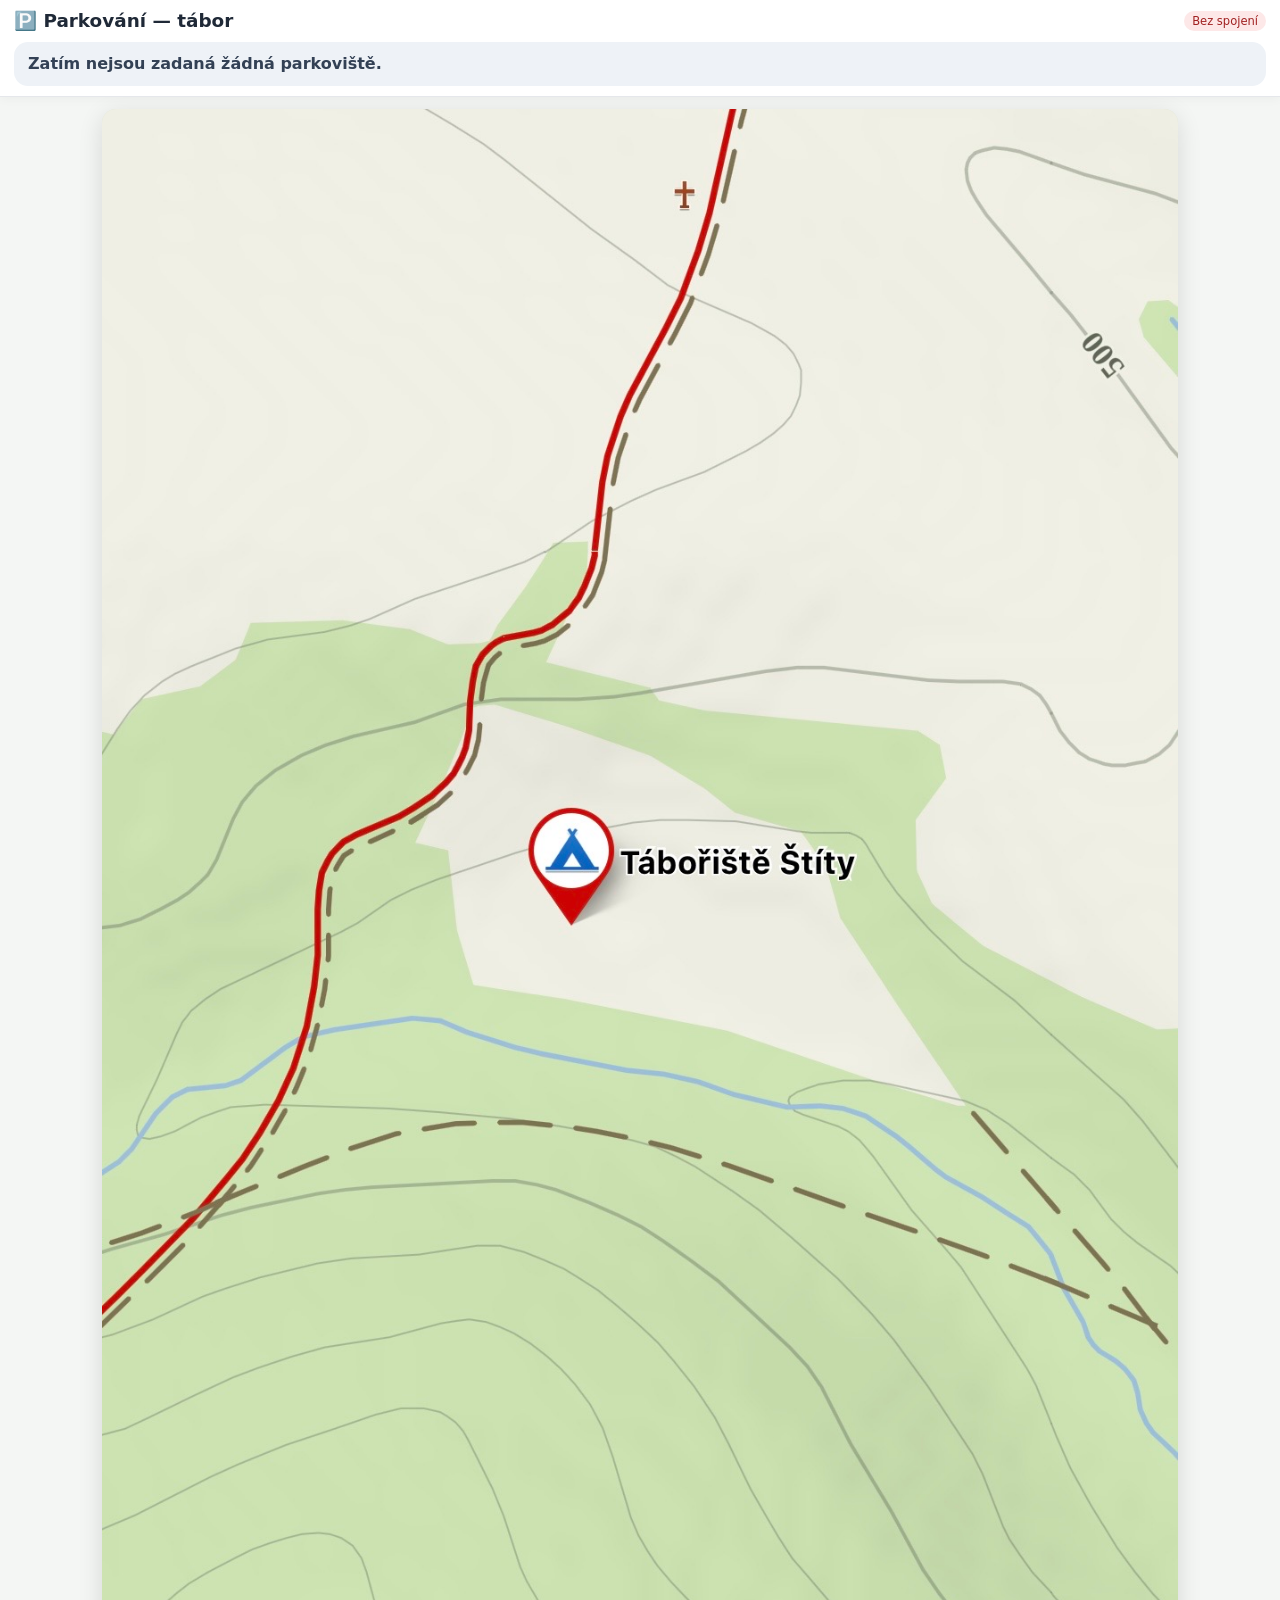
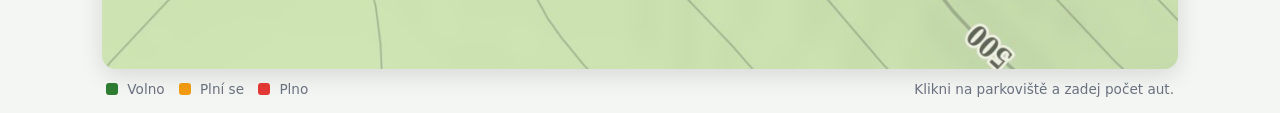
<file: index.html>
<!DOCTYPE html>
<html lang="cs">
<head>
  <meta charset="UTF-8" />
  <meta name="viewport" content="width=device-width, initial-scale=1.0, viewport-fit=cover" />
  <meta name="robots" content="noindex, nofollow" />
  <meta name="theme-color" content="#2e7d32" />
  <title>Parkování — tábor</title>
  <link rel="icon" href="data:image/svg+xml,<svg xmlns='http://www.w3.org/2000/svg' viewBox='0 0 100 100'><text y='.9em' font-size='90'>🅿️</text></svg>" />
  <link rel="stylesheet" href="styles.css" />
</head>
<body>
  <header class="app-header">
    <div class="title-row">
      <h1>🅿️ Parkování — tábor</h1>
      <div class="header-actions">
        <span id="connStatus" class="conn-badge" title="Stav připojení">…</span>
      </div>
    </div>
    <div id="banner" class="banner banner-neutral">Načítám…</div>
  </header>

  <main>
    <div id="mapWrap" class="map-wrap">
      <img id="mapImg" src="assets/map.jpg" alt="Mapa tábora" draggable="false" />
      <div id="overlay" class="overlay"></div>
    </div>

    <section id="legend" class="legend">
      <span><i class="dot dot-free"></i> Volno</span>
      <span><i class="dot dot-warn"></i> Plní se</span>
      <span><i class="dot dot-full"></i> Plno</span>
      <span class="legend-hint">Klikni na parkoviště a zadej počet aut.</span>
    </section>
  </main>

  <!-- Modal: zadání počtu aut (režim zobrazení) -->
  <div id="countModal" class="modal hidden" role="dialog" aria-modal="true">
    <div class="modal-card">
      <div class="modal-head">
        <h2 id="countTitle">Parkoviště</h2>
        <button class="btn btn-ghost close-x" data-close>✕</button>
      </div>

      <div class="stepper-block">
        <label>Kolik aut právě stojí</label>
        <div class="stepper">
          <button class="btn btn-step" data-step="current" data-delta="-1">−</button>
          <input id="curInput" class="num-input" type="number" min="0" inputmode="numeric" />
          <button class="btn btn-step" data-step="current" data-delta="1">+</button>
        </div>
      </div>

      <div class="stepper-block">
        <label>Kapacita (max aut)</label>
        <div class="stepper">
          <button class="btn btn-step" data-step="max" data-delta="-1">−</button>
          <input id="maxInput" class="num-input" type="number" min="0" inputmode="numeric" />
          <button class="btn btn-step" data-step="max" data-delta="1">+</button>
        </div>
        <p class="hint">U dlouhých aut zmenši kapacitu — vejde se jich míň.</p>
      </div>

      <div id="occPreview" class="occ-preview"></div>
      <p id="lastUpd" class="last-upd"></p>

      <div class="modal-foot">
        <button class="btn btn-secondary" data-close>Zrušit</button>
        <button id="saveCount" class="btn btn-primary">Uložit</button>
      </div>
    </div>
  </div>

  <div id="toast" class="toast hidden"></div>

  <script type="module" src="app.js"></script>
</body>
</html>
</file>
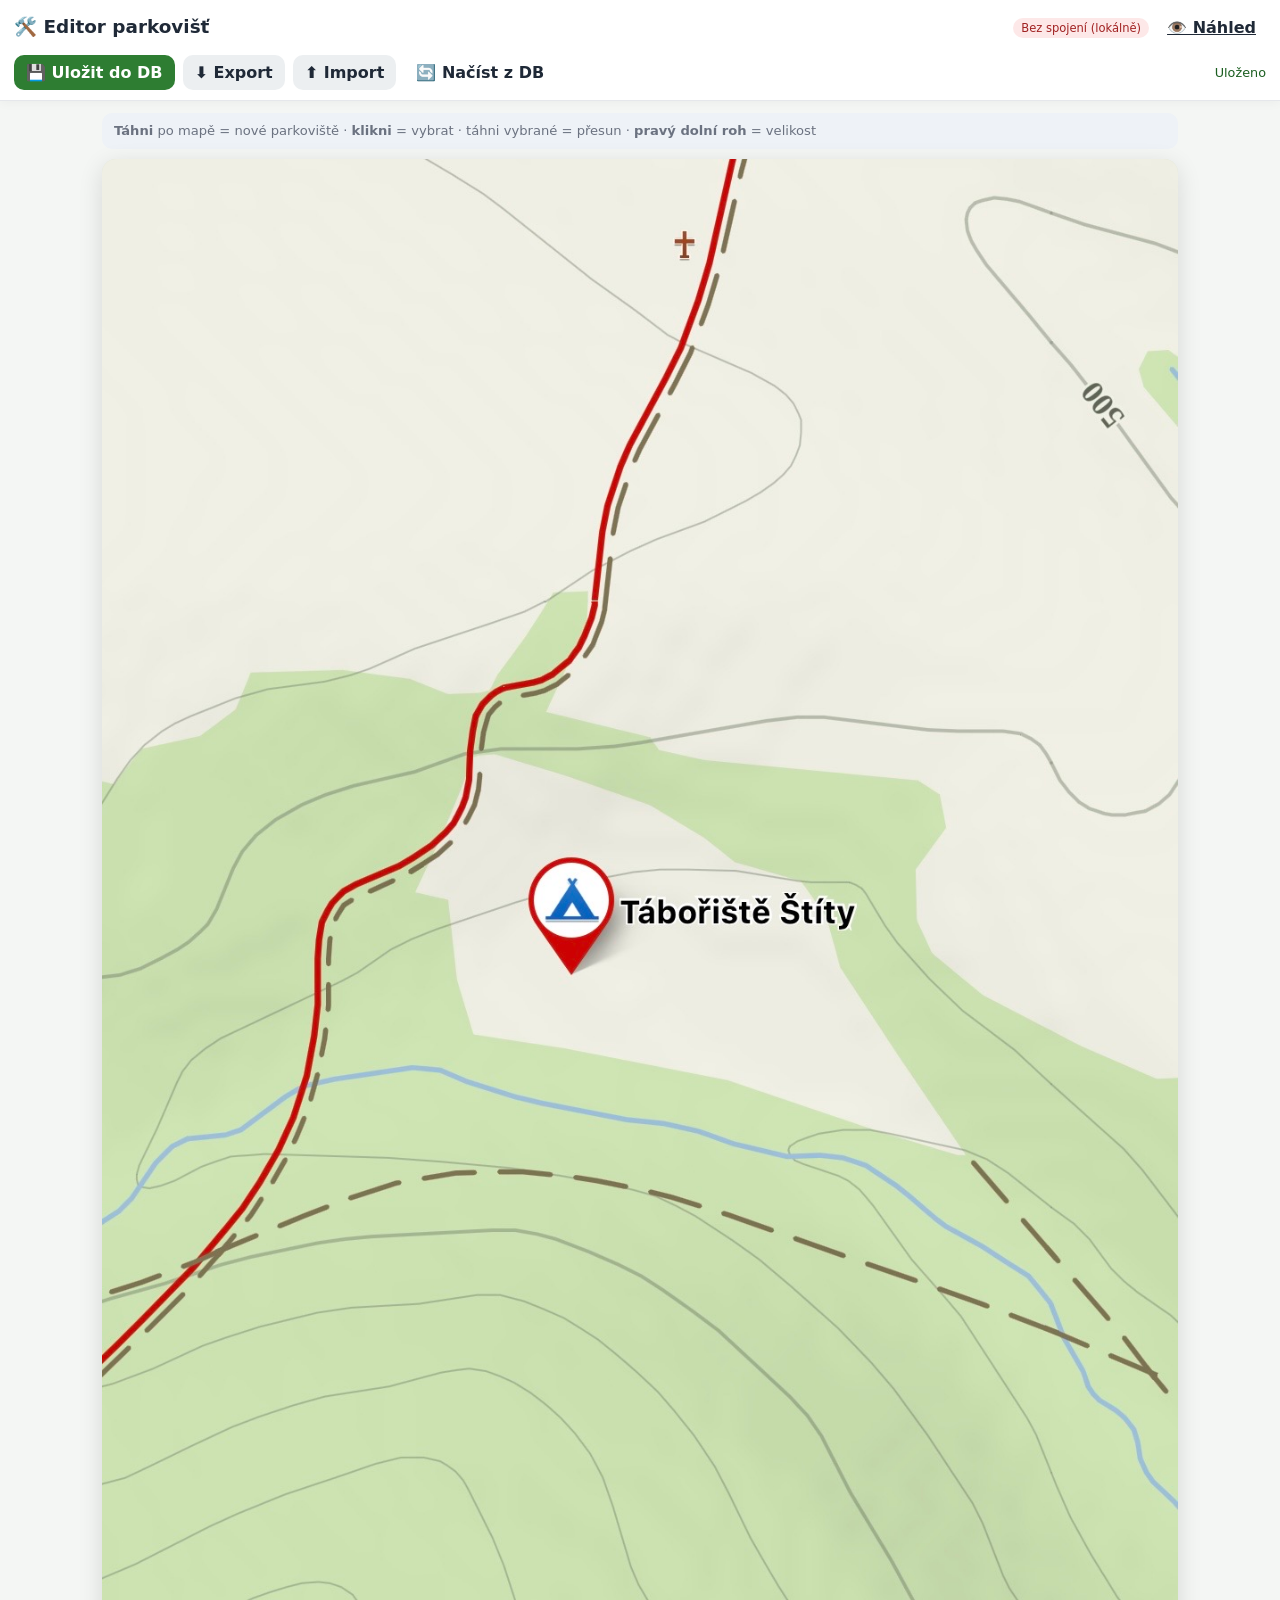
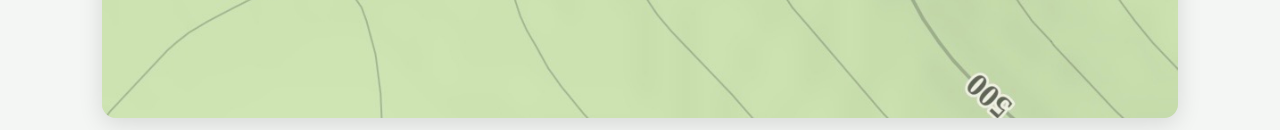
<file: editor.html>
<!DOCTYPE html>
<html lang="cs">
<head>
  <meta charset="UTF-8" />
  <meta name="viewport" content="width=device-width, initial-scale=1.0, viewport-fit=cover" />
  <meta name="robots" content="noindex, nofollow" />
  <meta name="theme-color" content="#1d4ed8" />
  <title>Editor parkovišť — tábor</title>
  <link rel="icon" href="data:image/svg+xml,<svg xmlns='http://www.w3.org/2000/svg' viewBox='0 0 100 100'><text y='.9em' font-size='90'>🛠️</text></svg>" />
  <link rel="stylesheet" href="styles.css" />
</head>
<body>
  <header class="app-header">
    <div class="title-row">
      <h1>🛠️ Editor parkovišť</h1>
      <div class="header-actions">
        <span id="connStatus" class="conn-badge" title="Stav připojení">…</span>
        <a class="btn btn-ghost" href="index.html" title="Zpět na veřejnou appku">👁️ Náhled</a>
      </div>
    </div>
    <div class="editor-toolbar">
      <button id="saveDb" class="btn btn-primary">💾 Uložit do DB</button>
      <button id="exportBtn" class="btn btn-secondary">⬇️ Export</button>
      <button id="importBtn" class="btn btn-secondary">⬆️ Import</button>
      <button id="reloadBtn" class="btn btn-ghost">🔄 Načíst z DB</button>
      <span id="dirtyState" class="dirty-state"></span>
    </div>
    <input id="importFile" type="file" accept="application/json,.json" class="hidden" />
  </header>

  <main>
    <p class="editor-hint">
      <strong>Táhni</strong> po mapě = nové parkoviště &middot;
      <strong>klikni</strong> = vybrat &middot;
      táhni vybrané = přesun &middot;
      <strong>pravý dolní roh</strong> = velikost
    </p>

    <div id="mapWrap" class="map-wrap editing">
      <img id="mapImg" src="assets/map.jpg" alt="Mapa tábora" draggable="false" />
      <div id="overlay" class="overlay"></div>
    </div>
  </main>

  <!-- Panel vlastností vybraného parkoviště -->
  <div id="propPanel" class="prop-panel hidden">
    <div class="prop-head">
      <strong id="propTitle">Parkoviště</strong>
      <button id="deselect" class="btn btn-ghost close-x" title="Odznačit">✕</button>
    </div>
    <label class="field">
      <span>Název</span>
      <input id="pName" type="text" maxlength="40" placeholder="Např. U brány" />
    </label>
    <div class="prop-row">
      <label class="field">
        <span>Kapacita (max aut)</span>
        <input id="pMax" type="number" min="0" inputmode="numeric" />
      </label>
      <label class="field field-check">
        <input id="pLower" type="checkbox" />
        <span>u <strong>spodní cesty</strong></span>
      </label>
    </div>
    <div class="modal-foot spread">
      <button id="pDelete" class="btn btn-danger">Smazat</button>
      <button id="pDone" class="btn btn-primary">Hotovo</button>
    </div>
  </div>

  <!-- Volitelný PIN zámek -->
  <div id="pinGate" class="pin-gate hidden">
    <div class="pin-card">
      <h2>🔒 Editor je zamčený</h2>
      <p>Zadej PIN pro přístup do editoru.</p>
      <input id="pinInput" type="password" inputmode="numeric" placeholder="PIN" />
      <button id="pinOk" class="btn btn-primary">Odemknout</button>
      <p id="pinErr" class="pin-err"></p>
    </div>
  </div>

  <div id="toast" class="toast hidden"></div>

  <script type="module" src="editor.js"></script>
</body>
</html>
</file>
<file: styles.css>
:root {
  --green: #2e7d32;
  --green-d: #1b5e20;
  --amber: #f39c12;
  --red: #e53935;
  --ink: #1f2937;
  --muted: #6b7280;
  --bg: #f4f6f4;
  --card: #ffffff;
  --line: #e5e7eb;
  --shadow: 0 6px 24px rgba(0, 0, 0, 0.12);
  --radius: 14px;
}

* { box-sizing: border-box; }

html, body {
  margin: 0;
  padding: 0;
  background: var(--bg);
  color: var(--ink);
  font-family: system-ui, -apple-system, "Segoe UI", Roboto, sans-serif;
  -webkit-tap-highlight-color: transparent;
}

/* Header */
.app-header {
  position: sticky;
  top: 0;
  z-index: 20;
  background: var(--card);
  border-bottom: 1px solid var(--line);
  padding: max(10px, env(safe-area-inset-top)) 14px 10px;
  box-shadow: 0 2px 10px rgba(0, 0, 0, 0.04);
}
.title-row {
  display: flex;
  align-items: center;
  justify-content: space-between;
  gap: 10px;
}
.title-row h1 {
  font-size: 1.15rem;
  margin: 0;
  line-height: 1.2;
}
.header-actions { display: flex; align-items: center; gap: 8px; }

.conn-badge {
  font-size: 0.72rem;
  padding: 3px 8px;
  border-radius: 999px;
  background: #eef2ff;
  color: #3730a3;
  white-space: nowrap;
}
.conn-badge.ok { background: #e7f6e7; color: var(--green-d); }
.conn-badge.local { background: #fff4e5; color: #a15c00; }
.conn-badge.err { background: #fde8e8; color: #a12222; }

/* Banner s doporučením */
.banner {
  margin-top: 10px;
  padding: 12px 14px;
  border-radius: var(--radius);
  font-weight: 700;
  font-size: 1rem;
  display: flex;
  align-items: center;
  gap: 10px;
  line-height: 1.25;
}
.banner-neutral { background: #eef2f7; color: #334155; }
.banner-ok { background: #e7f6e7; color: var(--green-d); }
.banner-warn { background: #fff3e0; color: #a15c00; }
.banner-full { background: #fdecea; color: #b71c1c; }
.banner .big { font-size: 1.35rem; }

/* Mapa */
main { padding: 12px; max-width: 1100px; margin: 0 auto; }
.map-wrap {
  position: relative;
  display: block;
  width: 100%;
  border-radius: var(--radius);
  overflow: hidden;
  box-shadow: var(--shadow);
  background: #dfe7d8;
  user-select: none;
  touch-action: pan-y;
}
.map-wrap img { display: block; width: 100%; height: auto; }
.overlay { position: absolute; inset: 0; }

.map-wrap.editing { cursor: crosshair; }
.map-wrap.editing .overlay { touch-action: none; }

.draw-hint {
  position: absolute;
  top: 10px; left: 50%;
  transform: translateX(-50%);
  background: rgba(31, 41, 55, 0.9);
  color: #fff;
  padding: 8px 14px;
  border-radius: 999px;
  font-size: 0.85rem;
  z-index: 5;
  pointer-events: none;
}

/* Parkoviště obdélníky */
.spot {
  position: absolute;
  border: 2.5px solid rgba(0, 0, 0, 0.35);
  border-radius: 8px;
  display: flex;
  flex-direction: column;
  align-items: center;
  justify-content: center;
  cursor: pointer;
  color: #fff;
  text-shadow: 0 1px 2px rgba(0, 0, 0, 0.5);
  font-weight: 700;
  overflow: hidden;
  transition: transform 0.08s ease, box-shadow 0.15s ease;
  min-height: 26px;
}
.spot:active { transform: scale(0.98); }
.spot .spot-name {
  font-size: clamp(0.6rem, 2.4vw, 0.9rem);
  line-height: 1.05;
  padding: 0 4px;
  text-align: center;
  max-width: 100%;
}
.spot .spot-count {
  font-size: clamp(0.75rem, 3.2vw, 1.15rem);
  line-height: 1.05;
}
.spot.free { background: rgba(46, 125, 50, 0.82); }
.spot.warn { background: rgba(243, 156, 18, 0.85); }
.spot.full { background: rgba(229, 57, 53, 0.85); }
.spot.selected-edit { outline: 3px dashed #1d4ed8; outline-offset: 2px; }

.temp-rect {
  position: absolute;
  border: 2px dashed #1d4ed8;
  background: rgba(29, 78, 216, 0.15);
  border-radius: 6px;
  z-index: 6;
  pointer-events: none;
}

/* Legenda */
.legend {
  display: flex;
  flex-wrap: wrap;
  align-items: center;
  gap: 14px;
  padding: 12px 4px 4px;
  color: var(--muted);
  font-size: 0.85rem;
}
.legend .dot { display: inline-block; width: 12px; height: 12px; border-radius: 3px; margin-right: 5px; vertical-align: -1px; }
.dot-free { background: var(--green); }
.dot-warn { background: var(--amber); }
.dot-full { background: var(--red); }
.legend-hint { margin-left: auto; }

/* Tlačítka */
.btn {
  font: inherit;
  border: none;
  border-radius: 10px;
  padding: 10px 14px;
  cursor: pointer;
  font-weight: 600;
  transition: filter 0.12s ease, background 0.12s ease;
}
.btn:active { filter: brightness(0.94); }
.btn-primary { background: var(--green); color: #fff; }
.btn-secondary { background: #eceff1; color: var(--ink); }
.btn-ghost { background: transparent; color: var(--ink); padding: 8px 10px; }
.btn-danger { background: var(--red); color: #fff; }
.btn.active { background: #1d4ed8; color: #fff; }
.btn-step {
  background: #eef2f7;
  font-size: 1.5rem;
  width: 54px;
  height: 54px;
  border-radius: 12px;
  color: var(--ink);
}
.btn-primary.big, .btn-step { touch-action: manipulation; }

/* Modaly */
.modal {
  position: fixed;
  inset: 0;
  background: rgba(17, 24, 39, 0.5);
  display: flex;
  align-items: flex-end;
  justify-content: center;
  z-index: 40;
  padding: 0;
}
@media (min-width: 560px) {
  .modal { align-items: center; padding: 16px; }
}
.modal.hidden, .hidden { display: none !important; }
.modal-card {
  background: var(--card);
  width: 100%;
  max-width: 440px;
  border-radius: 18px 18px 0 0;
  padding: 18px 18px calc(18px + env(safe-area-inset-bottom));
  box-shadow: var(--shadow);
  animation: slideUp 0.18s ease;
}
@media (min-width: 560px) {
  .modal-card { border-radius: 18px; }
}
@keyframes slideUp { from { transform: translateY(24px); opacity: 0.6; } to { transform: none; opacity: 1; } }

.modal-head { display: flex; align-items: center; justify-content: space-between; margin-bottom: 6px; }
.modal-head h2 { margin: 0; font-size: 1.2rem; }
.close-x { font-size: 1.2rem; }

.stepper-block { margin: 14px 0; }
.stepper-block > label { display: block; font-weight: 600; margin-bottom: 8px; color: #374151; }
.stepper { display: flex; align-items: center; gap: 10px; }
.num-input {
  flex: 1;
  text-align: center;
  font-size: 1.6rem;
  font-weight: 700;
  padding: 10px;
  border: 1px solid var(--line);
  border-radius: 12px;
  min-width: 0;
}
.hint { font-size: 0.8rem; color: var(--muted); margin: 6px 2px 0; }

.occ-preview {
  margin: 14px 0 4px;
  height: 12px;
  border-radius: 999px;
  background: #eceff1;
  overflow: hidden;
}
.occ-preview .fill { height: 100%; border-radius: 999px; transition: width 0.2s ease, background 0.2s ease; }
.last-upd { font-size: 0.78rem; color: var(--muted); margin: 8px 2px 0; min-height: 1em; }

.field { display: block; margin: 12px 0; }
.field > span { display: block; font-weight: 600; margin-bottom: 6px; color: #374151; }
.field input[type="text"], .field input[type="number"] {
  width: 100%;
  font: inherit;
  padding: 10px 12px;
  border: 1px solid var(--line);
  border-radius: 12px;
}
.field-check { display: flex; align-items: center; gap: 10px; }
.field-check input { width: 22px; height: 22px; }
.field-check span { margin: 0; font-weight: 500; }

.modal-foot { display: flex; justify-content: flex-end; gap: 10px; margin-top: 18px; }
.modal-foot.spread { justify-content: space-between; align-items: center; }
.modal-foot.spread > div { display: flex; gap: 10px; }

/* ---------- Editor ---------- */
.editor-toolbar {
  display: flex;
  flex-wrap: wrap;
  align-items: center;
  gap: 8px;
  margin-top: 10px;
}
.editor-toolbar .btn { padding: 8px 12px; }
.dirty-state { font-size: 0.8rem; margin-left: auto; color: var(--muted); }
.dirty-state.dirty { color: #b45309; font-weight: 700; }
.dirty-state.clean { color: var(--green-d); }

.editor-hint {
  font-size: 0.82rem;
  color: var(--muted);
  background: #eef2f7;
  border-radius: 10px;
  padding: 8px 12px;
  margin: 0 0 10px;
  line-height: 1.5;
}

/* Úchyt pro změnu velikosti (pravý dolní roh vybraného parkoviště) */
.spot .handle {
  position: absolute;
  right: 1px;
  bottom: 1px;
  width: 22px;
  height: 22px;
  background: #1d4ed8;
  border: 2px solid #fff;
  border-radius: 50%;
  cursor: nwse-resize;
  box-shadow: 0 1px 4px rgba(0, 0, 0, 0.4);
}

/* Panel vlastností */
.prop-panel {
  position: fixed;
  left: 0; right: 0; bottom: 0;
  background: var(--card);
  border-top: 1px solid var(--line);
  border-radius: 16px 16px 0 0;
  box-shadow: 0 -6px 24px rgba(0, 0, 0, 0.14);
  padding: 14px 16px calc(14px + env(safe-area-inset-bottom));
  z-index: 30;
  max-width: 520px;
  margin: 0 auto;
}
@media (min-width: 560px) {
  .prop-panel { right: 16px; left: auto; bottom: 16px; width: 360px; border-radius: 16px; }
}
/* Když je panel otevřený, přidej dole místo, aby šlo odrolovat i nízko
   položená parkoviště nad panel (a upravit jim velikost). */
@media (max-width: 559px) {
  .panel-open main { padding-bottom: 320px; }
}
.prop-head { display: flex; align-items: center; justify-content: space-between; margin-bottom: 4px; }
.prop-head strong { font-size: 1.05rem; }
.prop-row { display: flex; gap: 12px; align-items: flex-end; }
.prop-row .field { flex: 1; }
.prop-row .field-check { flex: 0 0 auto; padding-bottom: 12px; }

/* PIN zámek */
.pin-gate {
  position: fixed;
  inset: 0;
  background: rgba(17, 24, 39, 0.75);
  display: flex;
  align-items: center;
  justify-content: center;
  z-index: 80;
  padding: 20px;
}
.pin-card {
  background: var(--card);
  border-radius: 16px;
  padding: 24px;
  max-width: 320px;
  width: 100%;
  text-align: center;
  box-shadow: var(--shadow);
}
.pin-card h2 { margin: 0 0 6px; }
.pin-card p { color: var(--muted); margin: 0 0 14px; }
.pin-card input {
  width: 100%;
  font-size: 1.4rem;
  text-align: center;
  padding: 10px;
  border: 1px solid var(--line);
  border-radius: 12px;
  margin-bottom: 12px;
  letter-spacing: 0.3em;
}
.pin-card .btn { width: 100%; }
.pin-err { color: var(--red); min-height: 1em; margin: 10px 0 0 !important; }

/* Toast */
.toast {
  position: fixed;
  bottom: calc(18px + env(safe-area-inset-bottom));
  left: 50%;
  transform: translateX(-50%);
  background: #1f2937;
  color: #fff;
  padding: 10px 16px;
  border-radius: 999px;
  font-size: 0.9rem;
  z-index: 60;
  box-shadow: var(--shadow);
  animation: fadeIn 0.15s ease;
}
@keyframes fadeIn { from { opacity: 0; } to { opacity: 1; } }
</file>
